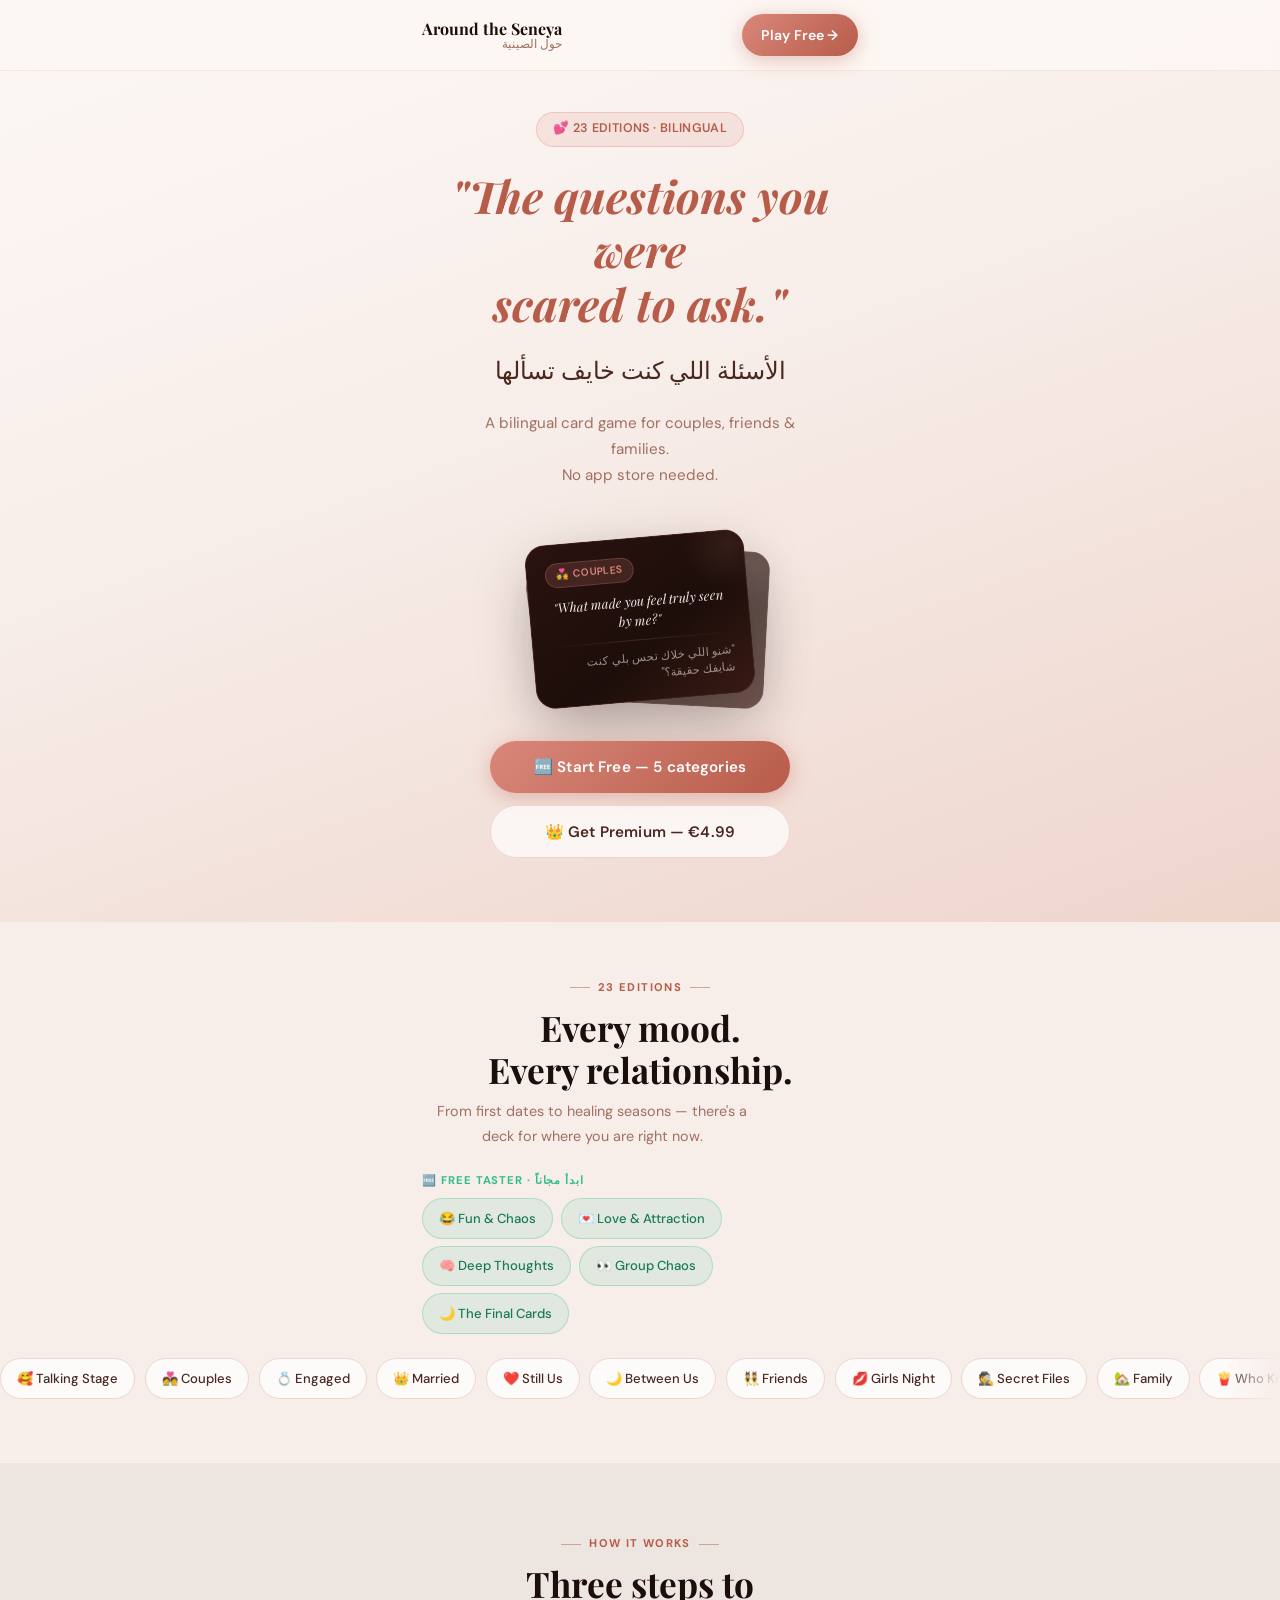
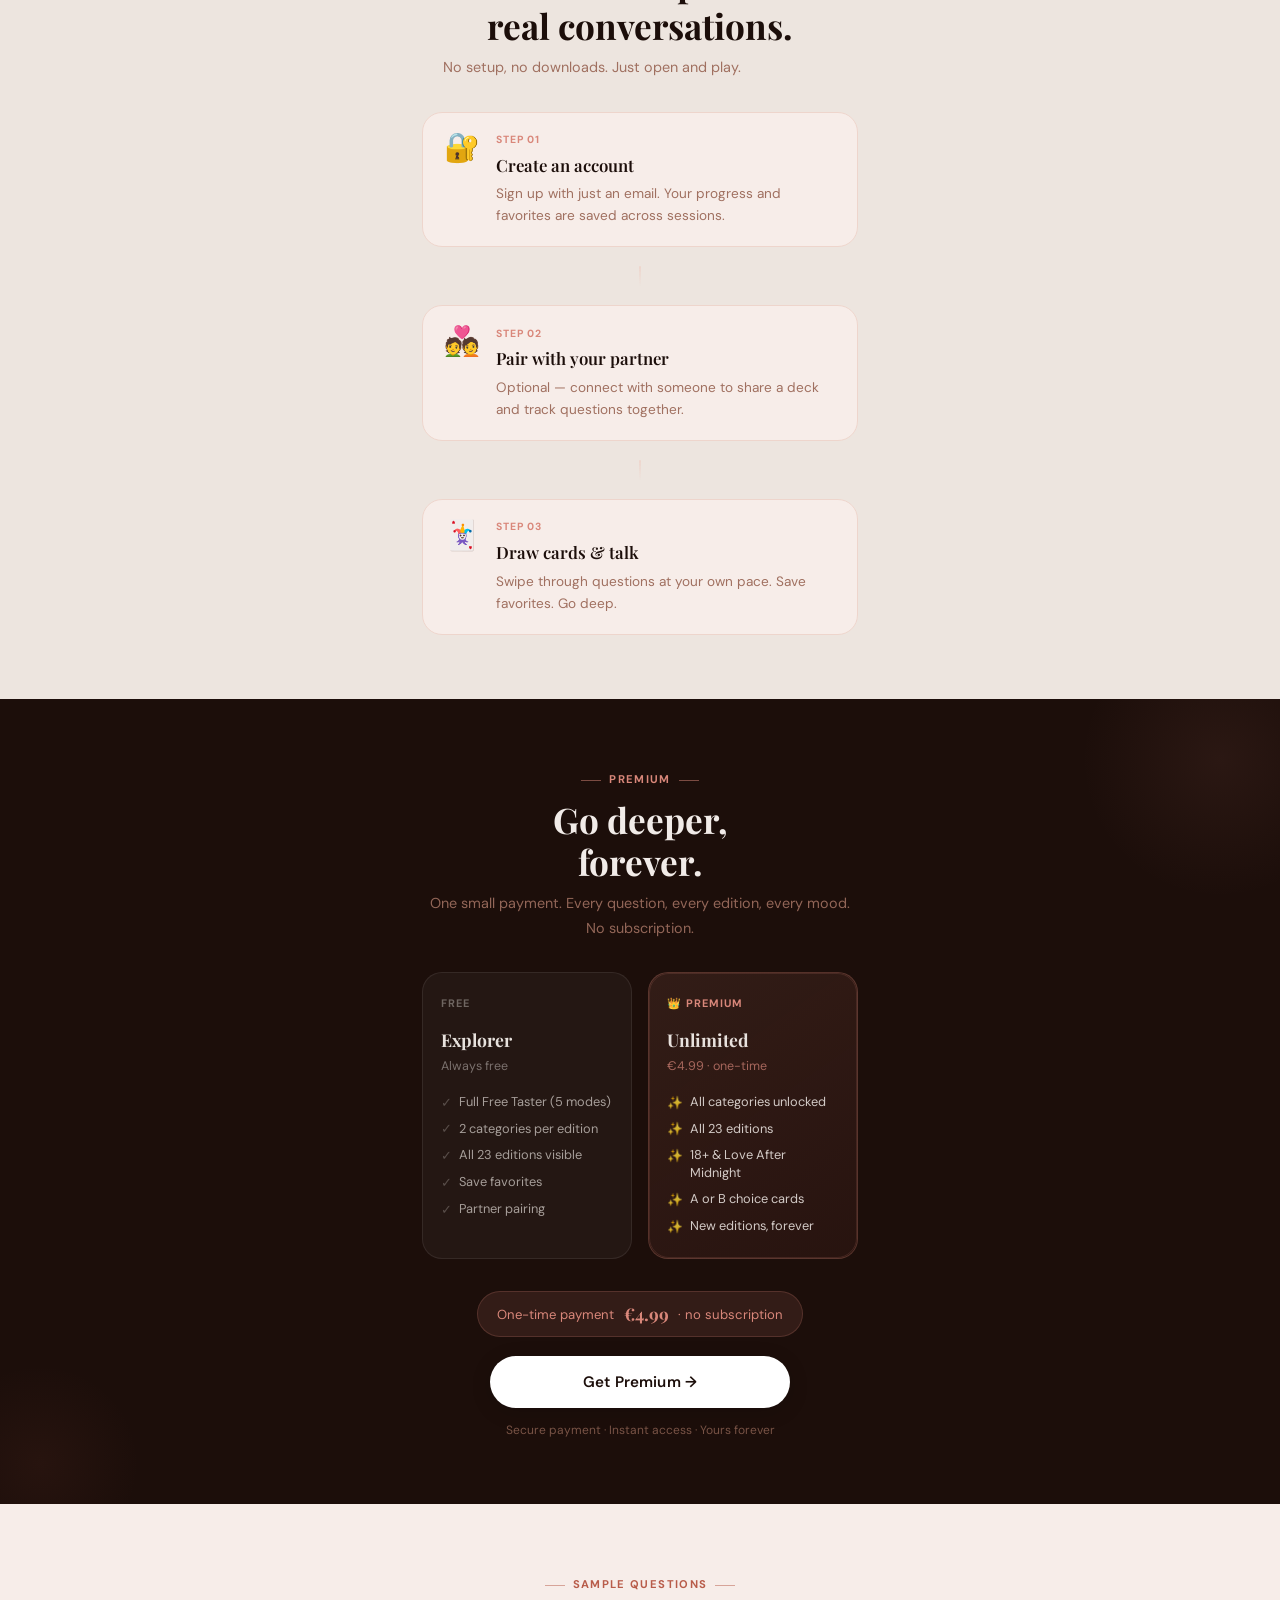
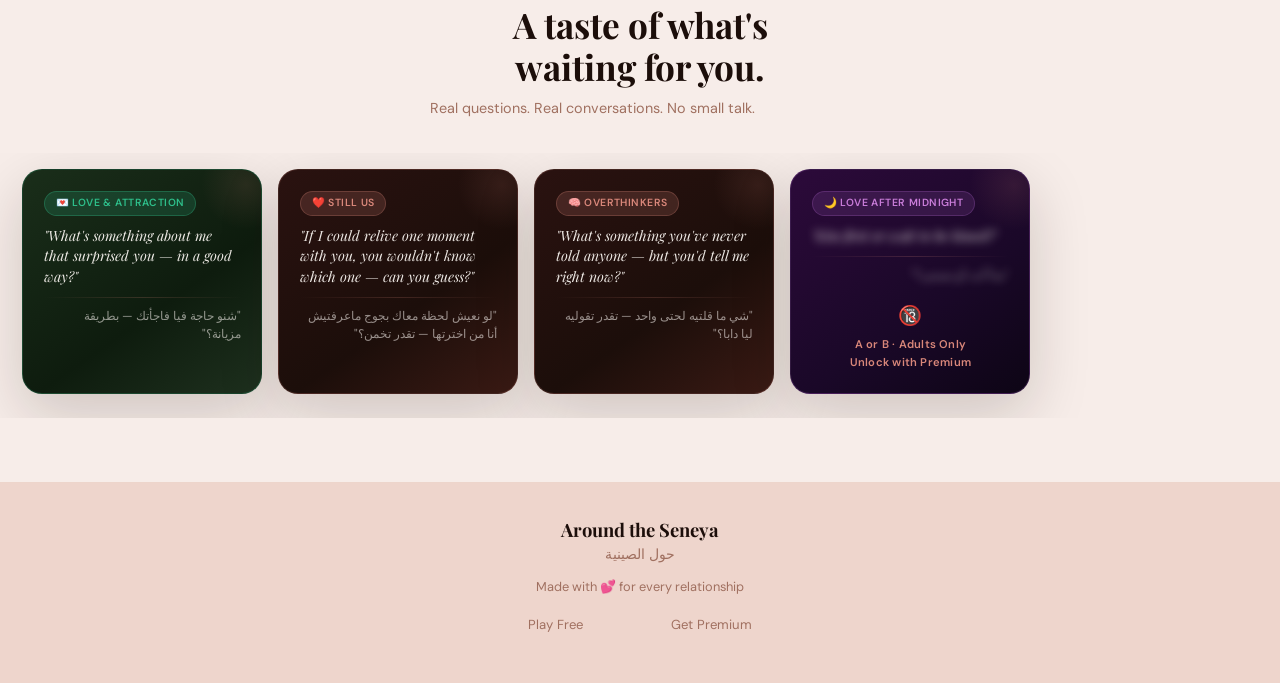
<file: index.html>
<!DOCTYPE html>
<html lang="en" dir="ltr">
<head>
  <meta charset="UTF-8" />
  <meta name="viewport" content="width=device-width, initial-scale=1.0" />
  <title>Around the Seneya · حول الصينية — The Bilingual Card Game for Couples & Friends</title>
  <meta name="description" content="A bilingual English + Darija card game for couples, friends and families. No app store needed. Free to play." />
  <meta property="og:title" content="Around the Seneya · حول الصينية" />
  <meta property="og:description" content="The questions you were scared to ask. A bilingual card game for couples, friends & families." />
  <meta name="theme-color" content="#FDF8F4" />
  <link rel="preconnect" href="https://fonts.googleapis.com" />
  <link rel="preconnect" href="https://fonts.gstatic.com" crossorigin />
  <link href="https://fonts.googleapis.com/css2?family=Playfair+Display:ital,wght@0,400;0,600;0,700;1,400;1,600&family=DM+Sans:wght@300;400;500;600&display=swap" rel="stylesheet" />
  <style>
    /* ═══════════════════════ TOKENS ═══════════════════════ */
    :root {
      --cream: #FDF8F4;
      --blush: #F7EDE9;
      --blush-deep: #EED5CC;
      --ink: #1C0E0A;
      --ink-soft: #4A2820;
      --muted: #A07060;
      --rose: #D9877A;
      --rose-deep: #B85C4A;

      --radius-card: 20px;
      --shadow-card: 0 8px 40px rgba(28,14,10,0.13);
      --shadow-card-lg: 0 20px 60px rgba(28,14,10,0.18);
      --max-w: 480px;
      --side: 1.4rem;
    }

    /* ═══════════════════════ RESET ═══════════════════════ */
    *, *::before, *::after { margin: 0; padding: 0; box-sizing: border-box; }
    html { scroll-behavior: smooth; font-size: 16px; }

    body {
      font-family: 'DM Sans', sans-serif;
      background: var(--cream);
      color: var(--ink);
      line-height: 1.6;
      -webkit-font-smoothing: antialiased;
      overflow-x: hidden;
    }

    /* ── Zellige background texture ── */
    body::before {
      content: '';
      position: fixed;
      inset: 0;
      z-index: 0;
      pointer-events: none;
      opacity: 0.03;
      background-image: url("data:image/svg+xml,%3Csvg width='60' height='60' viewBox='0 0 60 60' xmlns='http://www.w3.org/2000/svg'%3E%3Cg fill='none'%3E%3Cpath d='M30 2L58 30L30 58L2 30Z' stroke='%23B85C4A' stroke-width='0.8'/%3E%3Cpath d='M30 14L46 30L30 46L14 30Z' stroke='%23C49A6C' stroke-width='0.6'/%3E%3Cpath d='M30 22L38 30L30 38L22 30Z' fill='%23D9877A' opacity='0.5'/%3E%3C/g%3E%3C/svg%3E");
    }

    /* ═══════════════════════ LAYOUT HELPERS ═══════════════════════ */
    .container {
      position: relative;
      z-index: 1;
      max-width: var(--max-w);
      margin: 0 auto;
      padding-left: var(--side);
      padding-right: var(--side);
    }

    section { position: relative; z-index: 1; }

    /* ═══════════════════════ ANIMATIONS ═══════════════════════ */
    @keyframes fadeUp {
      from { opacity: 0; transform: translateY(24px); }
      to   { opacity: 1; transform: translateY(0); }
    }
    @keyframes float {
      0%, 100% { transform: rotate(-5deg) translateY(0px); }
      50%       { transform: rotate(-5deg) translateY(-10px); }
    }
    @keyframes floatAlt {
      0%, 100% { transform: rotate(4deg) translateY(0px); }
      50%       { transform: rotate(4deg) translateY(-8px); }
    }
    @keyframes pulse {
      0%, 100% { opacity: 1; }
      50%       { opacity: 0.7; }
    }
    @keyframes shimmer {
      0%   { background-position: -200% center; }
      100% { background-position: 200% center; }
    }

    .fade-up { animation: fadeUp 0.7s ease both; }
    .fade-up-2 { animation: fadeUp 0.7s 0.15s ease both; }
    .fade-up-3 { animation: fadeUp 0.7s 0.3s ease both; }
    .fade-up-4 { animation: fadeUp 0.7s 0.45s ease both; }

    /* ═══════════════════════ BUTTONS ═══════════════════════ */
    .btn {
      display: inline-flex;
      align-items: center;
      justify-content: center;
      gap: 0.45rem;
      font-family: 'DM Sans', sans-serif;
      font-size: 0.95rem;
      font-weight: 600;
      padding: 0.85rem 1.6rem;
      border-radius: 50px;
      border: none;
      cursor: pointer;
      text-decoration: none;
      transition: transform 0.18s ease, box-shadow 0.18s ease, opacity 0.18s ease;
      letter-spacing: 0.01em;
      -webkit-tap-highlight-color: transparent;
    }
    .btn:hover  { transform: translateY(-2px); }
    .btn:active { transform: translateY(0); opacity: 0.9; }

    .btn-primary {
      background: linear-gradient(135deg, var(--rose) 0%, var(--rose-deep) 100%);
      color: #fff;
      box-shadow: 0 4px 20px rgba(184,92,74,0.35);
    }
    .btn-primary:hover { box-shadow: 0 8px 28px rgba(184,92,74,0.45); }

    .btn-secondary {
      background: rgba(255,255,255,0.7);
      color: var(--ink-soft);
      border: 1.5px solid var(--blush-deep);
      backdrop-filter: blur(8px);
    }
    .btn-secondary:hover { background: rgba(255,255,255,0.9); box-shadow: 0 4px 16px rgba(28,14,10,0.08); }

    .btn-ghost {
      background: rgba(253,248,244,0.15);
      color: #fff;
      border: 1.5px solid rgba(255,255,255,0.35);
      backdrop-filter: blur(8px);
    }
    .btn-ghost:hover { background: rgba(253,248,244,0.25); }

    .btn-dark {
      background: #fff;
      color: var(--ink);
      box-shadow: 0 4px 20px rgba(0,0,0,0.15);
    }
    .btn-dark:hover { box-shadow: 0 8px 28px rgba(0,0,0,0.22); }

    /* ═══════════════════════ NAV ═══════════════════════ */
    nav {
      position: fixed;
      top: 0;
      left: 0;
      right: 0;
      z-index: 100;
      background: rgba(253,248,244,0.88);
      backdrop-filter: blur(16px);
      -webkit-backdrop-filter: blur(16px);
      border-bottom: 1px solid rgba(238,213,204,0.5);
    }
    .nav-inner {
      max-width: var(--max-w);
      margin: 0 auto;
      padding: 0.9rem var(--side);
      display: flex;
      align-items: center;
      justify-content: space-between;
      gap: 1rem;
    }
    .nav-logo {
      display: flex;
      flex-direction: column;
      gap: 0.05rem;
    }
    .nav-logo-en {
      font-family: 'Playfair Display', serif;
      font-size: 1rem;
      font-weight: 700;
      color: var(--ink);
      line-height: 1.1;
    }
    .nav-logo-ar {
      font-size: 0.72rem;
      color: var(--muted);
      font-weight: 400;
      direction: rtl;
      text-align: right;
      line-height: 1;
    }
    .nav-cta { font-size: 0.88rem; padding: 0.6rem 1.2rem; }

    /* ═══════════════════════ HERO ═══════════════════════ */
    #hero {
      min-height: 100svh;
      background: linear-gradient(160deg, var(--cream) 0%, var(--blush) 45%, var(--blush-deep) 100%);
      display: flex;
      flex-direction: column;
      align-items: center;
      justify-content: center;
      padding: 7rem var(--side) 4rem;
      overflow: hidden;
    }

    .hero-inner {
      max-width: var(--max-w);
      width: 100%;
      margin: 0 auto;
      display: flex;
      flex-direction: column;
      align-items: center;
      text-align: center;
      gap: 1.4rem;
    }

    .hero-badge {
      display: inline-flex;
      align-items: center;
      gap: 0.4rem;
      background: rgba(217,135,122,0.15);
      border: 1px solid rgba(217,135,122,0.3);
      border-radius: 50px;
      padding: 0.4rem 1rem;
      font-size: 0.78rem;
      font-weight: 600;
      color: var(--rose-deep);
      letter-spacing: 0.03em;
      text-transform: uppercase;
    }

    .hero-heading {
      font-family: 'Playfair Display', serif;
      font-size: clamp(2rem, 8vw, 2.8rem);
      font-weight: 700;
      line-height: 1.2;
      color: var(--ink);
    }
    .hero-heading em {
      font-style: italic;
      color: var(--rose-deep);
    }

    .hero-heading-ar {
      font-size: clamp(1.1rem, 5vw, 1.5rem);
      color: var(--ink-soft);
      direction: rtl;
      font-weight: 400;
      line-height: 1.5;
    }

    .hero-sub {
      font-size: 0.95rem;
      color: var(--muted);
      max-width: 340px;
      line-height: 1.7;
    }

    .hero-ctas {
      display: flex;
      flex-direction: column;
      gap: 0.75rem;
      width: 100%;
      max-width: 300px;
    }
    .hero-ctas .btn { width: 100%; }

    /* ── Floating mock card in hero ── */
    .hero-card-wrap {
      position: relative;
      width: 100%;
      max-width: 320px;
      height: 200px;
      margin-top: 0.5rem;
    }
    .hero-card-wrap .mock-card {
      position: absolute;
      top: 50%;
      left: 50%;
      transform: translate(-50%, -50%);
    }
    .hero-card-wrap .mock-card:first-child {
      transform: translate(-58%, -52%) rotate(-8deg);
      z-index: 1;
      opacity: 0.55;
      scale: 0.92;
    }
    .hero-card-wrap .mock-card:nth-child(2) {
      transform: translate(-42%, -48%) rotate(3deg);
      z-index: 2;
      opacity: 0.7;
      scale: 0.96;
      animation: floatAlt 4s ease-in-out infinite;
    }
    .hero-card-wrap .mock-card:nth-child(3) {
      transform: translate(-50%, -50%) rotate(-5deg);
      z-index: 3;
      animation: float 3.5s ease-in-out infinite;
    }

    /* ═══════════════════════ MOCK CARDS ═══════════════════════ */
    .mock-card {
      width: 220px;
      min-height: 140px;
      border-radius: var(--radius-card);
      background: linear-gradient(145deg, #2A1210 0%, #1C0E0A 60%, #3A1A14 100%);
      border: 1px solid rgba(217,135,122,0.18);
      box-shadow: var(--shadow-card-lg);
      padding: 1.1rem 1.1rem 1rem;
      display: flex;
      flex-direction: column;
      gap: 0.6rem;
      position: relative;
      overflow: hidden;
    }
    .mock-card::before {
      content: '';
      position: absolute;
      top: -30px;
      right: -30px;
      width: 90px;
      height: 90px;
      border-radius: 50%;
      background: radial-gradient(circle, rgba(217,135,122,0.12) 0%, transparent 70%);
    }
    .mock-card-badge {
      display: inline-flex;
      align-items: center;
      gap: 0.3rem;
      background: rgba(217,135,122,0.18);
      border: 1px solid rgba(217,135,122,0.25);
      border-radius: 50px;
      padding: 0.22rem 0.65rem;
      font-size: 0.65rem;
      font-weight: 600;
      color: var(--rose);
      text-transform: uppercase;
      letter-spacing: 0.04em;
      width: fit-content;
    }
    .mock-card-q-en {
      font-family: 'Playfair Display', serif;
      font-size: 0.82rem;
      font-style: italic;
      color: rgba(253,248,244,0.92);
      line-height: 1.45;
    }
    .mock-card-q-ar {
      font-size: 0.72rem;
      color: rgba(253,248,244,0.55);
      direction: rtl;
      text-align: right;
      line-height: 1.5;
    }
    .mock-card-divider {
      height: 1px;
      background: linear-gradient(to right, transparent, rgba(217,135,122,0.2), transparent);
    }

    /* Large cards for sample section */
    .mock-card-lg {
      width: 240px;
      min-height: 170px;
      flex-shrink: 0;
      padding: 1.3rem;
    }
    .mock-card-lg .mock-card-q-en { font-size: 0.88rem; }
    .mock-card-lg .mock-card-q-ar { font-size: 0.76rem; }

    /* Blurred 18+ card */
    .mock-card-blurred .mock-card-q-en,
    .mock-card-blurred .mock-card-q-ar {
      filter: blur(5px);
      user-select: none;
    }
    .mock-card-unlock {
      display: flex;
      flex-direction: column;
      align-items: center;
      gap: 0.3rem;
      margin-top: 0.4rem;
    }
    .mock-card-unlock-icon { font-size: 1.2rem; }
    .mock-card-unlock-text {
      font-size: 0.7rem;
      color: var(--rose);
      font-weight: 600;
      text-align: center;
      letter-spacing: 0.02em;
    }

    /* ═══════════════════════ SECTION HEADER ═══════════════════════ */
    .section-label {
      display: inline-flex;
      align-items: center;
      gap: 0.5rem;
      font-size: 0.7rem;
      font-weight: 700;
      letter-spacing: 0.12em;
      text-transform: uppercase;
      color: var(--rose-deep);
      margin-bottom: 0.6rem;
    }
    .section-label::before,
    .section-label::after {
      content: '';
      display: inline-block;
      width: 20px;
      height: 1px;
      background: var(--rose-deep);
      opacity: 0.5;
    }

    .section-heading {
      font-family: 'Playfair Display', serif;
      font-size: clamp(1.6rem, 6vw, 2.2rem);
      font-weight: 700;
      color: var(--ink);
      line-height: 1.2;
      margin-bottom: 0.5rem;
    }
    .section-sub {
      font-size: 0.9rem;
      color: var(--muted);
      line-height: 1.7;
      max-width: 340px;
    }

    /* ═══════════════════════ EDITIONS STRIP ═══════════════════════ */
    #editions {
      padding: 3rem 0;
      background: var(--blush);
      overflow: hidden;
    }
    .editions-header {
      padding: 0 var(--side);
      max-width: var(--max-w);
      margin: 0 auto 1.5rem;
      text-align: center;
    }
    .editions-scroll-wrap {
      position: relative;
      overflow: hidden;
    }
    .editions-scroll-wrap::after {
      content: '';
      position: absolute;
      top: 0;
      right: 0;
      bottom: 0;
      width: 60px;
      background: linear-gradient(to right, transparent, var(--blush));
      pointer-events: none;
      z-index: 2;
    }
    .editions-scroll {
      display: flex;
      gap: 0.6rem;
      overflow-x: auto;
      padding: 0.5rem var(--side) 1rem;
      scrollbar-width: none;
      -ms-overflow-style: none;
      scroll-snap-type: x mandatory;
    }
    .editions-scroll::-webkit-scrollbar { display: none; }

    .edition-chip {
      flex-shrink: 0;
      scroll-snap-align: start;
      display: inline-flex;
      align-items: center;
      gap: 0.4rem;
      background: rgba(255,255,255,0.8);
      border: 1.5px solid var(--blush-deep);
      border-radius: 50px;
      padding: 0.55rem 1rem;
      font-size: 0.82rem;
      font-weight: 500;
      color: var(--ink-soft);
      white-space: nowrap;
      transition: background 0.15s ease, border-color 0.15s ease, transform 0.15s ease;
      cursor: default;
    }
    .edition-chip:hover {
      background: #fff;
      border-color: var(--rose);
      transform: translateY(-2px);
    }
    .edition-chip-free {
      background: rgba(46,190,138,.1);
      border-color: rgba(46,190,138,.3);
      color: #1A7A56;
    }
    .edition-chip-free:hover { background: rgba(46,190,138,.18); border-color: #2EBE8A; }
    .edition-chip-hot {
      background: rgba(155,89,182,.1);
      border-color: rgba(155,89,182,.3);
      color: #7B3A9B;
    }
    .edition-chip-hot:hover { background: rgba(155,89,182,.18); border-color: #9B59B6; }

    /* ═══════════════════════ HOW IT WORKS ═══════════════════════ */
    #how {
      padding: 4rem var(--side);
      max-width: var(--max-w);
      margin: 0 auto;
      text-align: center;
    }
    .steps {
      display: flex;
      flex-direction: column;
      gap: 1.2rem;
      margin-top: 2rem;
      text-align: left;
    }
    .step {
      display: flex;
      align-items: flex-start;
      gap: 1rem;
      background: var(--blush);
      border: 1px solid var(--blush-deep);
      border-radius: var(--radius-card);
      padding: 1.2rem 1.3rem;
      transition: transform 0.18s ease, box-shadow 0.18s ease;
    }
    .step:hover { transform: translateY(-3px); box-shadow: var(--shadow-card); }
    .step-icon {
      font-size: 1.8rem;
      flex-shrink: 0;
      line-height: 1;
      margin-top: 0.1rem;
    }
    .step-num {
      font-size: 0.65rem;
      font-weight: 700;
      letter-spacing: 0.1em;
      text-transform: uppercase;
      color: var(--rose);
      margin-bottom: 0.2rem;
    }
    .step-title {
      font-family: 'Playfair Display', serif;
      font-size: 1.05rem;
      font-weight: 600;
      color: var(--ink);
      margin-bottom: 0.3rem;
    }
    .step-desc {
      font-size: 0.85rem;
      color: var(--muted);
      line-height: 1.6;
    }
    .step-connector {
      width: 2px;
      height: 20px;
      background: linear-gradient(to bottom, var(--blush-deep), transparent);
      margin: 0 auto;
      border-radius: 2px;
    }

    /* ═══════════════════════ PREMIUM ═══════════════════════ */
    #premium {
      background: var(--ink);
      position: relative;
      overflow: hidden;
    }
    #premium::before {
      content: '';
      position: absolute;
      top: -80px;
      right: -80px;
      width: 280px;
      height: 280px;
      border-radius: 50%;
      background: radial-gradient(circle, rgba(217,135,122,0.08) 0%, transparent 70%);
      pointer-events: none;
    }
    #premium::after {
      content: '';
      position: absolute;
      bottom: -60px;
      left: -60px;
      width: 200px;
      height: 200px;
      border-radius: 50%;
      background: radial-gradient(circle, rgba(184,92,74,0.07) 0%, transparent 70%);
      pointer-events: none;
    }
    .premium-inner {
      position: relative;
      z-index: 1;
      max-width: var(--max-w);
      margin: 0 auto;
      padding: 4rem var(--side);
      text-align: center;
    }
    .premium-inner .section-label { color: var(--rose); }
    .premium-inner .section-label::before,
    .premium-inner .section-label::after { background: var(--rose); }
    .premium-inner .section-heading { color: rgba(253,248,244,0.95); }
    .premium-inner .section-sub { color: rgba(160,112,96,0.9); max-width: 100%; }

    .compare-grid {
      display: grid;
      grid-template-columns: 1fr 1fr;
      gap: 1rem;
      margin: 2rem 0;
    }
    .compare-card {
      border-radius: var(--radius-card);
      padding: 1.4rem 1.1rem;
      text-align: left;
    }
    .compare-card-free {
      background: rgba(255,255,255,0.04);
      border: 1px solid rgba(255,255,255,0.08);
    }
    .compare-card-premium {
      background: linear-gradient(145deg, rgba(217,135,122,0.12) 0%, rgba(184,92,74,0.08) 100%);
      border: 1px solid rgba(217,135,122,0.25);
      position: relative;
      overflow: hidden;
    }
    .compare-card-premium::before {
      content: '';
      position: absolute;
      inset: 0;
      border-radius: var(--radius-card);
      border: 1px solid rgba(217,135,122,0.15);
    }
    .compare-label {
      font-size: 0.68rem;
      font-weight: 700;
      letter-spacing: 0.1em;
      text-transform: uppercase;
      margin-bottom: 0.8rem;
    }
    .compare-card-free .compare-label { color: rgba(253,248,244,0.35); }
    .compare-card-premium .compare-label { color: var(--rose); }
    .compare-title {
      font-family: 'Playfair Display', serif;
      font-size: 1.1rem;
      font-weight: 700;
      color: rgba(253,248,244,0.9);
      margin-bottom: 0.2rem;
    }
    .compare-price {
      font-size: 0.78rem;
      color: rgba(253,248,244,0.4);
      margin-bottom: 1rem;
    }
    .compare-card-premium .compare-price { color: rgba(217,135,122,0.7); }
    .compare-list {
      list-style: none;
      display: flex;
      flex-direction: column;
      gap: 0.5rem;
    }
    .compare-list li {
      display: flex;
      align-items: flex-start;
      gap: 0.45rem;
      font-size: 0.8rem;
      color: rgba(253,248,244,0.6);
      line-height: 1.4;
    }
    .compare-card-premium .compare-list li { color: rgba(253,248,244,0.8); }
    .compare-list .check { font-size: 0.8rem; flex-shrink: 0; margin-top: 0.05rem; }
    .compare-card-free .compare-list .check { opacity: 0.4; }

    .premium-price-tag {
      display: inline-flex;
      align-items: center;
      gap: 0.6rem;
      background: rgba(217,135,122,0.12);
      border: 1px solid rgba(217,135,122,0.2);
      border-radius: 50px;
      padding: 0.5rem 1.2rem;
      font-size: 0.82rem;
      color: var(--rose);
      margin-bottom: 1.2rem;
    }
    .premium-price-big {
      font-family: 'Playfair Display', serif;
      font-weight: 700;
      font-size: 1.1rem;
    }
    .premium-note {
      font-size: 0.75rem;
      color: rgba(160,112,96,0.7);
      margin-top: 0.8rem;
    }

    /* ═══════════════════════ SAMPLE QUESTIONS ═══════════════════════ */
    #samples {
      padding: 4rem 0 4rem;
      background: var(--blush);
      overflow: hidden;
    }
    .samples-header {
      padding: 0 var(--side);
      max-width: var(--max-w);
      margin: 0 auto 2rem;
      text-align: center;
    }
    .samples-scroll-wrap {
      position: relative;
    }
    .samples-scroll-wrap::after {
      content: '';
      position: absolute;
      top: 0;
      right: 0;
      bottom: 0;
      width: 80px;
      background: linear-gradient(to right, transparent, var(--blush));
      pointer-events: none;
      z-index: 2;
    }
    .samples-scroll {
      display: flex;
      gap: 1rem;
      overflow-x: auto;
      padding: 1rem var(--side) 1.5rem;
      scrollbar-width: none;
      -ms-overflow-style: none;
      scroll-snap-type: x mandatory;
    }
    .samples-scroll::-webkit-scrollbar { display: none; }
    .samples-scroll .mock-card-lg { scroll-snap-align: center; }

    /* ═══════════════════════ FOOTER ═══════════════════════ */
    footer {
      background: var(--blush-deep);
      border-top: 1px solid rgba(238,213,204,0.5);
      padding: 2rem var(--side) 3rem;
      text-align: center;
    }
    .footer-inner {
      max-width: var(--max-w);
      margin: 0 auto;
      display: flex;
      flex-direction: column;
      align-items: center;
      gap: 1rem;
    }
    .footer-logo-en {
      font-family: 'Playfair Display', serif;
      font-size: 1.15rem;
      font-weight: 700;
      color: var(--ink);
    }
    .footer-logo-ar {
      font-size: 0.85rem;
      color: var(--muted);
      direction: rtl;
    }
    .footer-made {
      font-size: 0.8rem;
      color: var(--muted);
      margin-top: -0.3rem;
    }
    .footer-links {
      display: flex;
      gap: 1.5rem;
      align-items: center;
    }
    .footer-links a {
      font-size: 0.82rem;
      color: var(--muted);
      text-decoration: none;
      transition: color 0.15s ease;
    }
    .footer-links a:hover { color: var(--rose-deep); }
    .footer-divider {
      width: 40px;
      height: 1px;
      background: var(--blush-deep);
    }

    /* ═══════════════════════ RESPONSIVE DESKTOP ═══════════════════════ */
    @media (min-width: 520px) {
      body {
        background: #EDE5DF;
      }
      body::after {
        content: '';
        position: fixed;
        inset: 0;
        z-index: 0;
        pointer-events: none;
        background: radial-gradient(ellipse at center, transparent 300px, rgba(28,14,10,0.12) 100%);
      }
      nav, #hero, #editions, #how, #premium, #samples, footer {
        /* sections are full-width with inner containers */
      }
    }
  </style>
</head>
<body>

  <!-- ══════════════════════════ NAV ══════════════════════════ -->
  <nav>
    <div class="nav-inner">
      <div class="nav-logo">
        <span class="nav-logo-en">Around the Seneya</span>
        <span class="nav-logo-ar">حول الصينية</span>
      </div>
      <a href="app.html" class="btn btn-primary nav-cta">Play Free →</a>
    </div>
  </nav>

  <!-- ══════════════════════════ HERO ══════════════════════════ -->
  <section id="hero">
    <div class="hero-inner">

      <div class="hero-badge fade-up">💕 23 Editions · Bilingual</div>

      <h1 class="hero-heading fade-up-2">
        <em>"The questions you were<br>scared to ask."</em>
      </h1>

      <p class="hero-heading-ar fade-up-3">الأسئلة اللي كنت خايف تسألها</p>

      <p class="hero-sub fade-up-3">
        A bilingual card game for couples, friends & families.<br>
        No app store needed.
      </p>

      <!-- Floating mock cards -->
      <div class="hero-card-wrap fade-up-3">
        <!-- Shadow card back -->
        <div class="mock-card" aria-hidden="true">
          <div class="mock-card-badge">💑 Couples</div>
          <div class="mock-card-q-en">"If I disappeared for a week, what would you miss first?"</div>
        </div>
        <!-- Mid card -->
        <div class="mock-card" aria-hidden="true">
          <div class="mock-card-badge">🥰 Talking Stage</div>
          <div class="mock-card-q-en">"What was your first impression of me — really?"</div>
          <div class="mock-card-divider"></div>
          <div class="mock-card-q-ar">"شنو أول إنطباع عندك عليا — بصدق؟"</div>
        </div>
        <!-- Front card -->
        <div class="mock-card" aria-hidden="true">
          <div class="mock-card-badge">💑 Couples</div>
          <div class="mock-card-q-en">"What made you feel truly seen by me?"</div>
          <div class="mock-card-divider"></div>
          <div class="mock-card-q-ar">"شنو اللي خلاك تحس بلي كنت شايفك حقيقة؟"</div>
        </div>
      </div>

      <div class="hero-ctas fade-up-4">
        <a href="app.html" class="btn btn-primary">🆓 Start Free — 5 categories</a>
        <a href="payment.html" class="btn btn-secondary">👑 Get Premium — €4.99</a>
      </div>

    </div>
  </section>

  <!-- ══════════════════════════ EDITIONS ══════════════════════════ -->
  <section id="editions">
    <div class="editions-header">
      <div class="section-label">23 Editions</div>
      <h2 class="section-heading">Every mood.<br>Every relationship.</h2>
      <p class="section-sub">From first dates to healing seasons — there's a deck for where you are right now.</p>
    </div>

    <!-- Free Taster strip -->
    <div style="padding:0 var(--side); max-width:var(--max-w); margin:0 auto 0.6rem;">
      <div style="font-size:0.7rem;font-weight:700;letter-spacing:.08em;text-transform:uppercase;color:#2EBE8A;margin-bottom:.5rem;">🆓 Free Taster · ابدأ مجاناً</div>
      <div style="display:flex;gap:.45rem;flex-wrap:wrap;">
        <div class="edition-chip edition-chip-free">😂 Fun &amp; Chaos</div>
        <div class="edition-chip edition-chip-free">💌 Love &amp; Attraction</div>
        <div class="edition-chip edition-chip-free">🧠 Deep Thoughts</div>
        <div class="edition-chip edition-chip-free">👀 Group Chaos</div>
        <div class="edition-chip edition-chip-free">🌙 The Final Cards</div>
      </div>
    </div>

    <div class="editions-scroll-wrap" style="margin-top:1rem;">
      <div class="editions-scroll">
        <div class="edition-chip">🥰 Talking Stage</div>
        <div class="edition-chip">💑 Couples</div>
        <div class="edition-chip">💍 Engaged</div>
        <div class="edition-chip">👑 Married</div>
        <div class="edition-chip">❤️ Still Us</div>
        <div class="edition-chip">🌙 Between Us</div>
        <div class="edition-chip">👯 Friends</div>
        <div class="edition-chip">💋 Girls Night</div>
        <div class="edition-chip">🕵️ Secret Files</div>
        <div class="edition-chip">🏡 Family</div>
        <div class="edition-chip">🍟 Who Knows Me Best</div>
        <div class="edition-chip">👀 First Impression</div>
        <div class="edition-chip">🚩 Red &amp; Green Flags</div>
        <div class="edition-chip">🌙 Solo</div>
        <div class="edition-chip">🌷 Love Yourself</div>
        <div class="edition-chip">🧠 Overthinkers</div>
        <div class="edition-chip">🌧 Healing</div>
        <div class="edition-chip">🎭 Masks</div>
        <div class="edition-chip">🎨 Artist</div>
        <div class="edition-chip">✨ Future</div>
        <div class="edition-chip">🔥 18+ Unfiltered</div>
        <div class="edition-chip edition-chip-hot">🌙 Love After Midnight</div>
      </div>
    </div>
  </section>

  <!-- ══════════════════════════ HOW IT WORKS ══════════════════════════ -->
  <section id="how">
    <div class="section-label">How It Works</div>
    <h2 class="section-heading">Three steps to<br>real conversations.</h2>
    <p class="section-sub">No setup, no downloads. Just open and play.</p>

    <div class="steps">
      <div class="step">
        <div class="step-icon">🔐</div>
        <div>
          <div class="step-num">Step 01</div>
          <div class="step-title">Create an account</div>
          <div class="step-desc">Sign up with just an email. Your progress and favorites are saved across sessions.</div>
        </div>
      </div>
      <div class="step-connector" aria-hidden="true"></div>
      <div class="step">
        <div class="step-icon">💑</div>
        <div>
          <div class="step-num">Step 02</div>
          <div class="step-title">Pair with your partner</div>
          <div class="step-desc">Optional — connect with someone to share a deck and track questions together.</div>
        </div>
      </div>
      <div class="step-connector" aria-hidden="true"></div>
      <div class="step">
        <div class="step-icon">🃏</div>
        <div>
          <div class="step-num">Step 03</div>
          <div class="step-title">Draw cards & talk</div>
          <div class="step-desc">Swipe through questions at your own pace. Save favorites. Go deep.</div>
        </div>
      </div>
    </div>
  </section>

  <!-- ══════════════════════════ PREMIUM ══════════════════════════ -->
  <section id="premium">
    <div class="premium-inner">
      <div class="section-label">Premium</div>
      <h2 class="section-heading">Go deeper,<br>forever.</h2>
      <p class="section-sub">One small payment. Every question, every edition, every mood. No subscription.</p>

      <div class="compare-grid">
        <div class="compare-card compare-card-free">
          <div class="compare-label">Free</div>
          <div class="compare-title">Explorer</div>
          <div class="compare-price">Always free</div>
          <ul class="compare-list">
            <li><span class="check">✓</span> Full Free Taster (5 modes)</li>
            <li><span class="check">✓</span> 2 categories per edition</li>
            <li><span class="check">✓</span> All 23 editions visible</li>
            <li><span class="check">✓</span> Save favorites</li>
            <li><span class="check">✓</span> Partner pairing</li>
          </ul>
        </div>
        <div class="compare-card compare-card-premium">
          <div class="compare-label">👑 Premium</div>
          <div class="compare-title">Unlimited</div>
          <div class="compare-price">€4.99 · one-time</div>
          <ul class="compare-list">
            <li><span class="check">✨</span> All categories unlocked</li>
            <li><span class="check">✨</span> All 23 editions</li>
            <li><span class="check">✨</span> 18+ &amp; Love After Midnight</li>
            <li><span class="check">✨</span> A or B choice cards</li>
            <li><span class="check">✨</span> New editions, forever</li>
          </ul>
        </div>
      </div>

      <div class="premium-price-tag">
        <span>One-time payment</span>
        <span class="premium-price-big">€4.99</span>
        <span>· no subscription</span>
      </div>

      <a href="payment.html" class="btn btn-dark" style="width:100%; max-width:300px;">
        Get Premium →
      </a>

      <p class="premium-note">Secure payment · Instant access · Yours forever</p>
    </div>
  </section>

  <!-- ══════════════════════════ SAMPLE QUESTIONS ══════════════════════════ -->
  <section id="samples">
    <div class="samples-header">
      <div class="section-label">Sample Questions</div>
      <h2 class="section-heading">A taste of what's<br>waiting for you.</h2>
      <p class="section-sub">Real questions. Real conversations. No small talk.</p>
    </div>

    <div class="samples-scroll-wrap">
      <div class="samples-scroll">

        <!-- Free Taster card -->
        <div class="mock-card mock-card-lg" style="background:linear-gradient(145deg,#1A2E1A 0%,#0E1C0E 60%,#1E301E 100%); border-color:rgba(46,190,138,.2);">
          <div class="mock-card-badge" style="background:rgba(46,190,138,.18);border-color:rgba(46,190,138,.3);color:#2EBE8A;">💌 Love &amp; Attraction</div>
          <div class="mock-card-q-en">"What's something about me that surprised you — in a good way?"</div>
          <div class="mock-card-divider"></div>
          <div class="mock-card-q-ar">"شنو حاجة فيا فاجأتك — بطريقة مزيانة؟"</div>
        </div>

        <!-- Still Us card -->
        <div class="mock-card mock-card-lg">
          <div class="mock-card-badge">❤️ Still Us</div>
          <div class="mock-card-q-en">"If I could relive one moment with you, you wouldn't know which one — can you guess?"</div>
          <div class="mock-card-divider"></div>
          <div class="mock-card-q-ar">"لو نعيش لحظة معاك بجوج ماعرفتيش أنا من اخترتها — تقدر تخمن؟"</div>
        </div>

        <!-- Overthinkers card -->
        <div class="mock-card mock-card-lg">
          <div class="mock-card-badge">🧠 Overthinkers</div>
          <div class="mock-card-q-en">"What's something you've never told anyone — but you'd tell me right now?"</div>
          <div class="mock-card-divider"></div>
          <div class="mock-card-q-ar">"شي ما قلتيه لحتى واحد — تقدر تقوليه ليا دابا؟"</div>
        </div>

        <!-- A or B choice card (Love After Midnight) -->
        <div class="mock-card mock-card-lg mock-card-blurred" style="background:linear-gradient(145deg,#2C0A3A 0%,#1A0828 60%,#0D0515 100%); border-color:rgba(155,89,182,.25);">
          <div class="mock-card-badge" style="background:rgba(155,89,182,.18);border-color:rgba(155,89,182,.3);color:#C87CD8;">🌙 Love After Midnight</div>
          <div class="mock-card-q-en">"Kiss first or wait to be kissed?"</div>
          <div class="mock-card-divider"></div>
          <div class="mock-card-q-ar">"تبدأ أنت أو تستنى؟"</div>
          <div class="mock-card-unlock">
            <div class="mock-card-unlock-icon">🔞</div>
            <div class="mock-card-unlock-text">A or B · Adults Only<br>Unlock with Premium</div>
          </div>
        </div>

        <!-- Extra breathing room for scroll -->
        <div style="width:1px; flex-shrink:0;" aria-hidden="true"></div>

      </div>
    </div>
  </section>

  <!-- ══════════════════════════ FOOTER ══════════════════════════ -->
  <footer>
    <div class="footer-inner">
      <div>
        <div class="footer-logo-en">Around the Seneya</div>
        <div class="footer-logo-ar">حول الصينية</div>
      </div>
      <p class="footer-made">Made with 💕 for every relationship</p>
      <div class="footer-links">
        <a href="app.html">Play Free</a>
        <div class="footer-divider" aria-hidden="true"></div>
        <a href="payment.html">Get Premium</a>
      </div>
    </div>
  </footer>

</body>
</html>
</file>
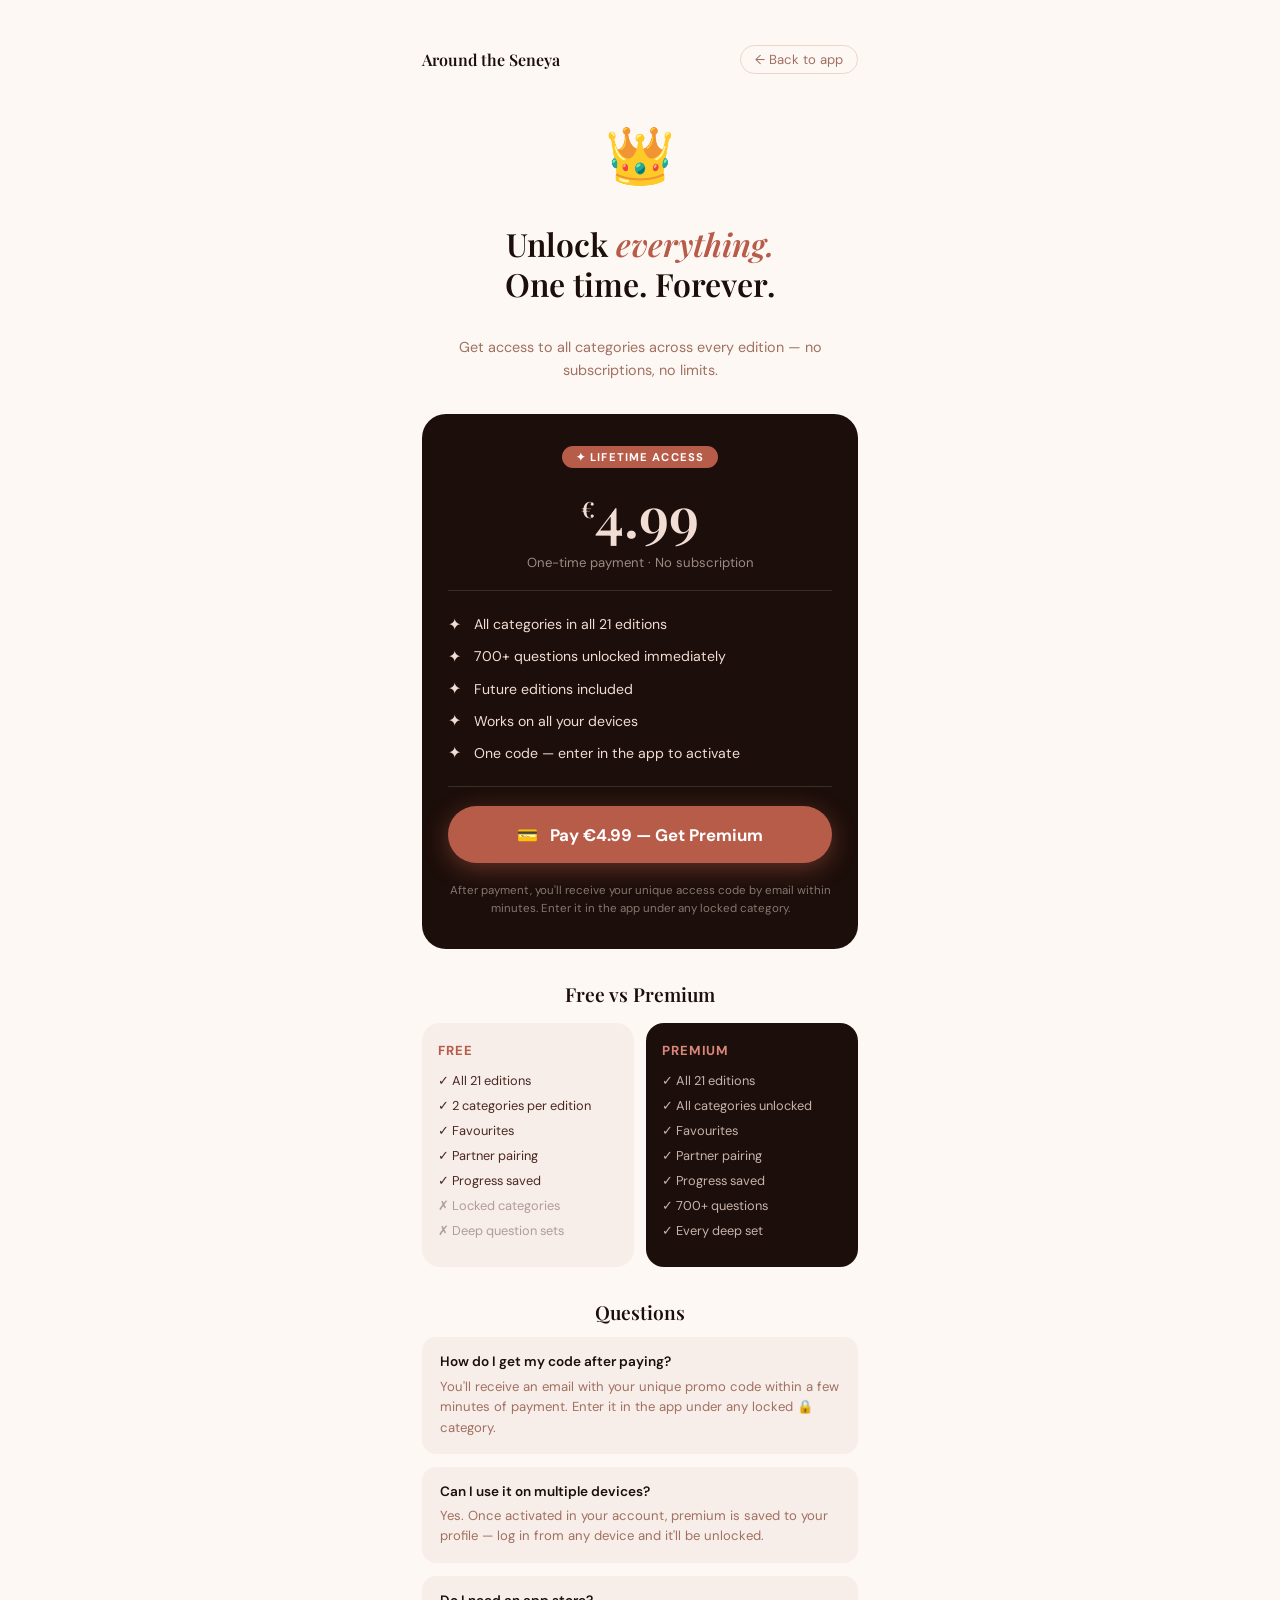
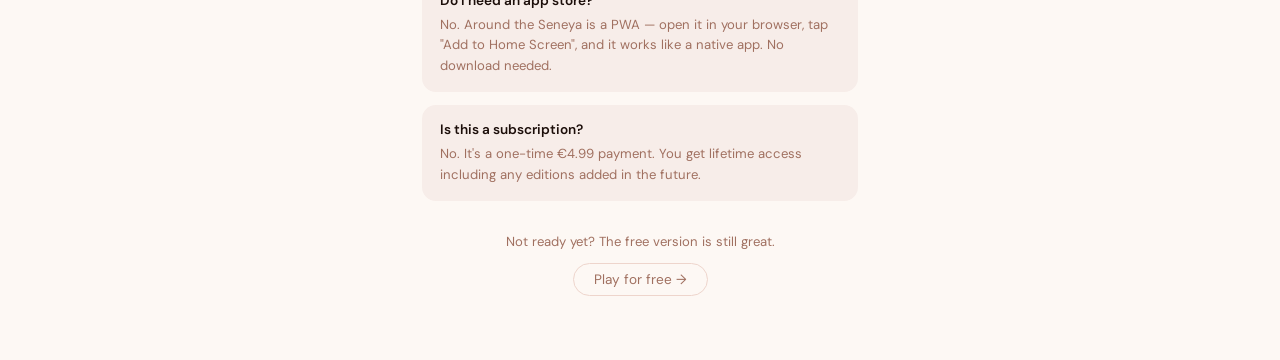
<file: payment.html>
<!DOCTYPE html>
<html lang="en">
<head>
<meta charset="UTF-8">
<meta name="viewport" content="width=device-width, initial-scale=1.0">
<title>Get Premium · Around the Seneya</title>
<link rel="preconnect" href="https://fonts.googleapis.com">
<link href="https://fonts.googleapis.com/css2?family=Playfair+Display:ital,wght@0,600;1,400&family=DM+Sans:wght@300;400;500;600&display=swap" rel="stylesheet">
<style>
:root {
  --cream:#FDF8F4; --blush:#F7EDE9; --blush-deep:#EED5CC;
  --ink:#1C0E0A; --ink-soft:#4A2820; --muted:#A07060;
  --rose:#D9877A; --rose-deep:#B85C4A; --nude:#F2DDD5;
}
* { box-sizing:border-box; margin:0; padding:0; }
body { background:var(--cream); color:var(--ink); font-family:'DM Sans',sans-serif;
  min-height:100dvh; display:flex; flex-direction:column; align-items:center; }
.page { width:100%; max-width:480px; padding:2rem 1.4rem 4rem; display:flex;
  flex-direction:column; align-items:center; gap:2rem; }

/* NAV */
.nav { width:100%; display:flex; align-items:center; justify-content:space-between; padding:.8rem 0; }
.nav-logo { font-family:'Playfair Display',serif; font-size:1rem; font-weight:600; color:var(--ink); text-decoration:none; }
.nav-back { font-size:.82rem; color:var(--muted); text-decoration:none; border:1px solid var(--blush-deep);
  border-radius:50px; padding:5px 14px; transition:all .2s; }
.nav-back:hover { background:var(--blush); }

/* HERO */
.crown { font-size:3.5rem; animation:float 3s ease-in-out infinite; }
@keyframes float { 0%,100%{transform:translateY(0)} 50%{transform:translateY(-8px)} }
.hero-title { font-family:'Playfair Display',serif; font-size:2rem; font-weight:600;
  text-align:center; line-height:1.25; color:var(--ink); }
.hero-title em { font-style:italic; color:var(--rose-deep); }
.hero-sub { font-size:.9rem; color:var(--muted); text-align:center; line-height:1.6; }

/* PRICE CARD */
.price-card { width:100%; background:var(--ink); color:var(--nude); border-radius:24px;
  padding:2rem 1.6rem; display:flex; flex-direction:column; align-items:center; gap:1.2rem; }
.price-badge { background:var(--rose-deep); color:white; font-size:.7rem; font-weight:700;
  letter-spacing:.1em; padding:4px 14px; border-radius:50px; text-transform:uppercase; }
.price-amount { font-family:'Playfair Display',serif; font-size:3.5rem; font-weight:600;
  line-height:1; }
.price-amount span { font-size:1.4rem; vertical-align:super; }
.price-period { font-size:.82rem; color:rgba(242,221,213,.6); margin-top:-.5rem; }
.price-perks { width:100%; display:flex; flex-direction:column; gap:.7rem; padding:.2rem 0; }
.perk { display:flex; align-items:center; gap:.8rem; font-size:.88rem; color:var(--nude); }
.perk-icon { font-size:1rem; flex-shrink:0; }
.price-divider { width:100%; border:none; border-top:1px solid rgba(242,221,213,.15); }
.btn-pay { width:100%; background:var(--rose-deep); color:white; border:none;
  border-radius:50px; padding:1.1rem; font-size:1.05rem; font-weight:700; cursor:pointer;
  box-shadow:0 6px 24px rgba(184,92,74,.45); transition:transform .15s, box-shadow .15s;
  text-decoration:none; display:flex; align-items:center; justify-content:center; gap:.5rem; }
.btn-pay:active { transform:scale(.97); box-shadow:none; }
.price-note { font-size:.72rem; color:rgba(242,221,213,.5); text-align:center; line-height:1.5; }

/* COMPARE */
.compare { width:100%; }
.compare-title { font-family:'Playfair Display',serif; font-size:1.2rem; font-weight:600;
  color:var(--ink); text-align:center; margin-bottom:1rem; }
.compare-grid { display:grid; grid-template-columns:1fr 1fr; gap:.8rem; }
.compare-col { background:var(--blush); border-radius:18px; padding:1.2rem 1rem; }
.compare-col.premium { background:var(--ink); color:var(--nude); }
.compare-col-title { font-weight:700; font-size:.82rem; letter-spacing:.06em;
  text-transform:uppercase; margin-bottom:.8rem; color:var(--rose-deep); }
.compare-col.premium .compare-col-title { color:var(--rose); }
.compare-item { font-size:.8rem; color:var(--ink-soft); margin-bottom:.45rem;
  display:flex; gap:.4rem; align-items:flex-start; line-height:1.4; }
.compare-col.premium .compare-item { color:rgba(242,221,213,.8); }

/* FAQ */
.faq { width:100%; display:flex; flex-direction:column; gap:.8rem; }
.faq-title { font-family:'Playfair Display',serif; font-size:1.2rem; font-weight:600;
  color:var(--ink); text-align:center; }
.faq-item { background:var(--blush); border-radius:14px; padding:1rem 1.1rem; }
.faq-q { font-weight:600; font-size:.85rem; color:var(--ink); margin-bottom:.4rem; }
.faq-a { font-size:.82rem; color:var(--muted); line-height:1.55; }

/* BOTTOM CTA */
.bottom-cta { text-align:center; }
.bottom-cta p { font-size:.82rem; color:var(--muted); margin-bottom:.8rem; }
.btn-free { display:inline-block; font-size:.85rem; color:var(--muted); text-decoration:none;
  border:1px solid var(--blush-deep); border-radius:50px; padding:7px 20px; transition:all .2s; }
.btn-free:hover { background:var(--blush); color:var(--ink); }
</style>
</head>
<body>
<div class="page">

  <nav class="nav">
    <a class="nav-logo" href="index.html">Around the Seneya</a>
    <a class="nav-back" href="app.html">← Back to app</a>
  </nav>

  <div class="crown">👑</div>

  <div class="hero-title">Unlock <em>everything.</em><br>One time. Forever.</div>
  <p class="hero-sub">Get access to all categories across every edition — no subscriptions, no limits.</p>

  <!-- PRICE CARD -->
  <div class="price-card">
    <div class="price-badge">✦ Lifetime Access</div>
    <div class="price-amount"><span>€</span>4.99</div>
    <p class="price-period">One-time payment · No subscription</p>
    <hr class="price-divider">
    <div class="price-perks">
      <div class="perk"><span class="perk-icon">✦</span> All categories in all 21 editions</div>
      <div class="perk"><span class="perk-icon">✦</span> 700+ questions unlocked immediately</div>
      <div class="perk"><span class="perk-icon">✦</span> Future editions included</div>
      <div class="perk"><span class="perk-icon">✦</span> Works on all your devices</div>
      <div class="perk"><span class="perk-icon">✦</span> One code — enter in the app to activate</div>
    </div>
    <hr class="price-divider">
    <!--
      INSTRUCTIONS FOR YOU:
      1. Go to stripe.com → Products → Create a Payment Link for €4.99
      2. In "After payment" settings, set redirect URL to:
         https://yourdomain.com/payment-success.html
      3. Replace the href below with your Stripe Payment Link URL
    -->
    <a class="btn-pay" href="https://buy.stripe.com/YOUR_PAYMENT_LINK" target="_blank">
      💳 &nbsp; Pay €4.99 — Get Premium
    </a>
    <p class="price-note">After payment, you'll receive your unique access code by email within minutes. Enter it in the app under any locked category.</p>
  </div>

  <!-- COMPARE FREE VS PREMIUM -->
  <div class="compare">
    <div class="compare-title">Free vs Premium</div>
    <div class="compare-grid">
      <div class="compare-col">
        <div class="compare-col-title">Free</div>
        <div class="compare-item">✓ All 21 editions</div>
        <div class="compare-item">✓ 2 categories per edition</div>
        <div class="compare-item">✓ Favourites</div>
        <div class="compare-item">✓ Partner pairing</div>
        <div class="compare-item">✓ Progress saved</div>
        <div class="compare-item" style="opacity:.4">✗ Locked categories</div>
        <div class="compare-item" style="opacity:.4">✗ Deep question sets</div>
      </div>
      <div class="compare-col premium">
        <div class="compare-col-title">Premium</div>
        <div class="compare-item">✓ All 21 editions</div>
        <div class="compare-item">✓ All categories unlocked</div>
        <div class="compare-item">✓ Favourites</div>
        <div class="compare-item">✓ Partner pairing</div>
        <div class="compare-item">✓ Progress saved</div>
        <div class="compare-item">✓ 700+ questions</div>
        <div class="compare-item">✓ Every deep set</div>
      </div>
    </div>
  </div>

  <!-- FAQ -->
  <div class="faq">
    <div class="faq-title">Questions</div>
    <div class="faq-item">
      <div class="faq-q">How do I get my code after paying?</div>
      <div class="faq-a">You'll receive an email with your unique promo code within a few minutes of payment. Enter it in the app under any locked 🔒 category.</div>
    </div>
    <div class="faq-item">
      <div class="faq-q">Can I use it on multiple devices?</div>
      <div class="faq-a">Yes. Once activated in your account, premium is saved to your profile — log in from any device and it'll be unlocked.</div>
    </div>
    <div class="faq-item">
      <div class="faq-q">Do I need an app store?</div>
      <div class="faq-a">No. Around the Seneya is a PWA — open it in your browser, tap "Add to Home Screen", and it works like a native app. No download needed.</div>
    </div>
    <div class="faq-item">
      <div class="faq-q">Is this a subscription?</div>
      <div class="faq-a">No. It's a one-time €4.99 payment. You get lifetime access including any editions added in the future.</div>
    </div>
  </div>

  <!-- BOTTOM CTA -->
  <div class="bottom-cta">
    <p>Not ready yet? The free version is still great.</p>
    <a class="btn-free" href="app.html">Play for free →</a>
  </div>

</div>
</body>
</html>
</file>
